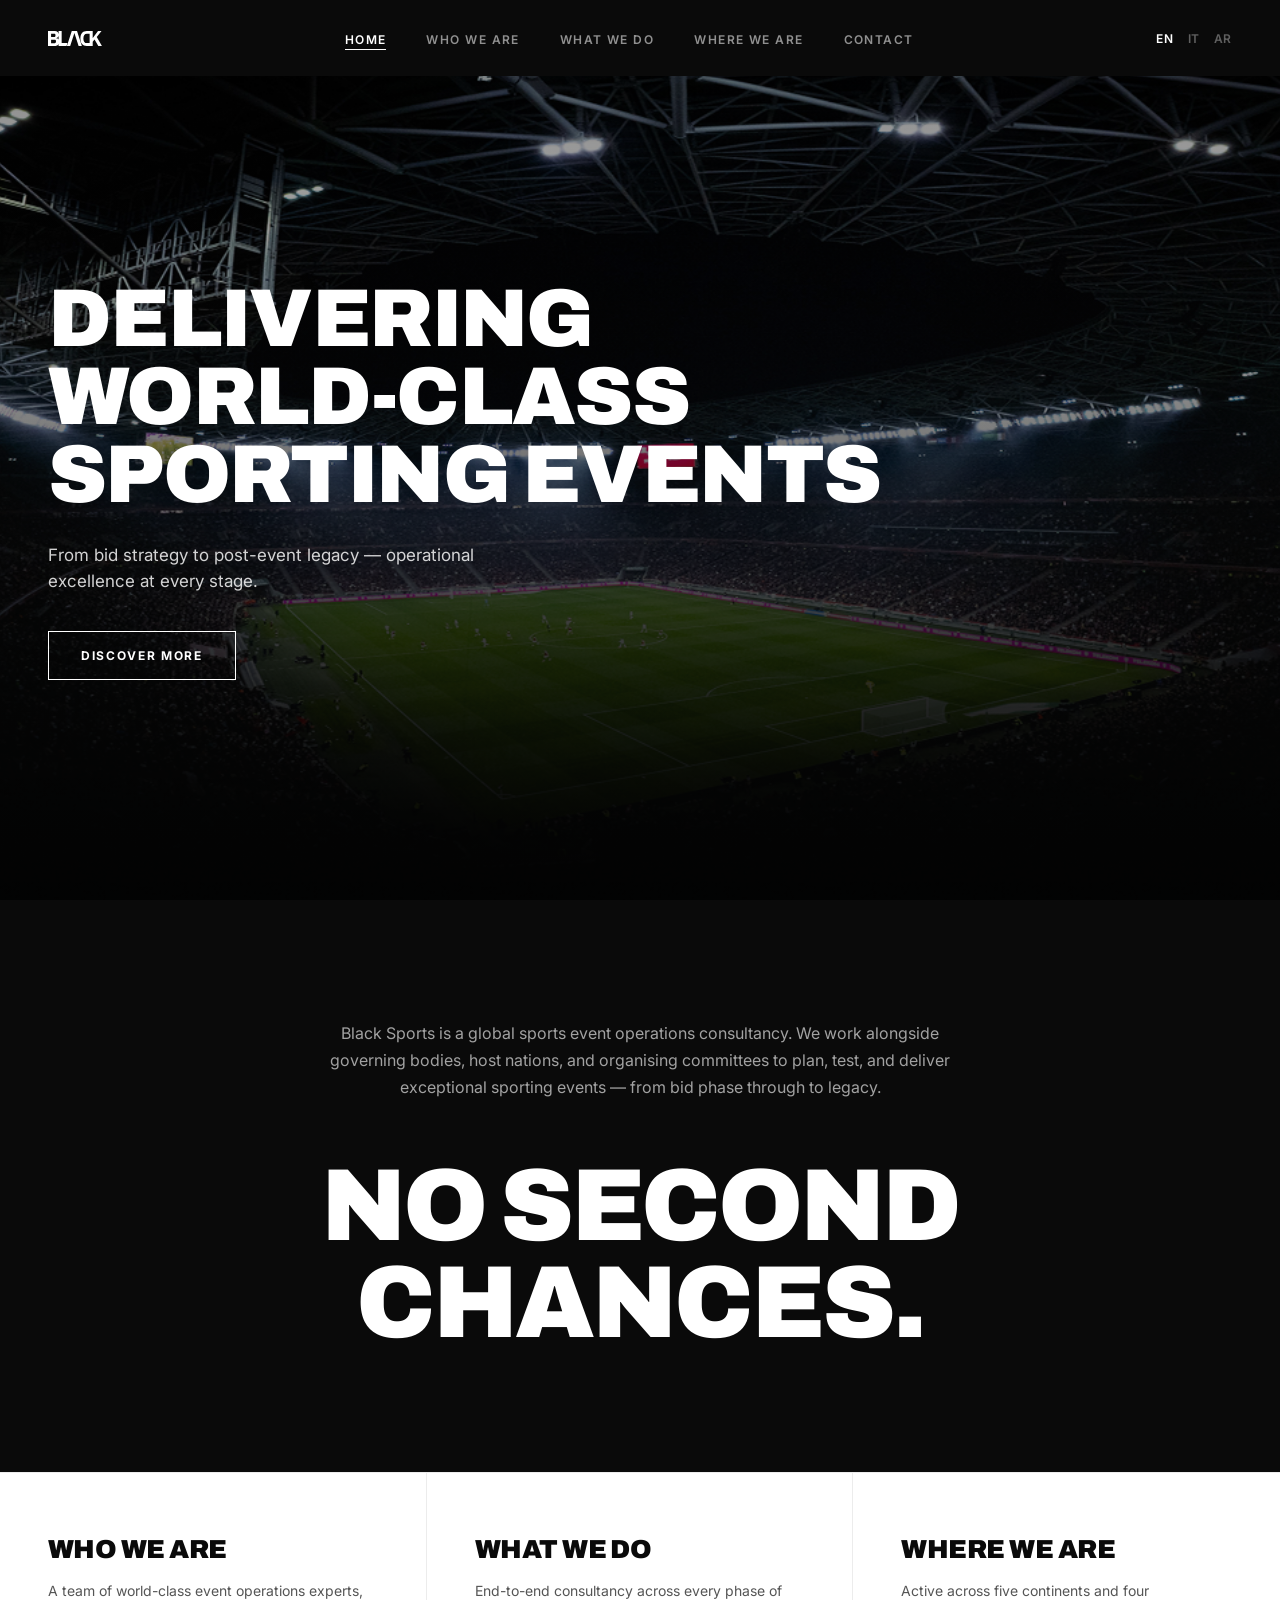
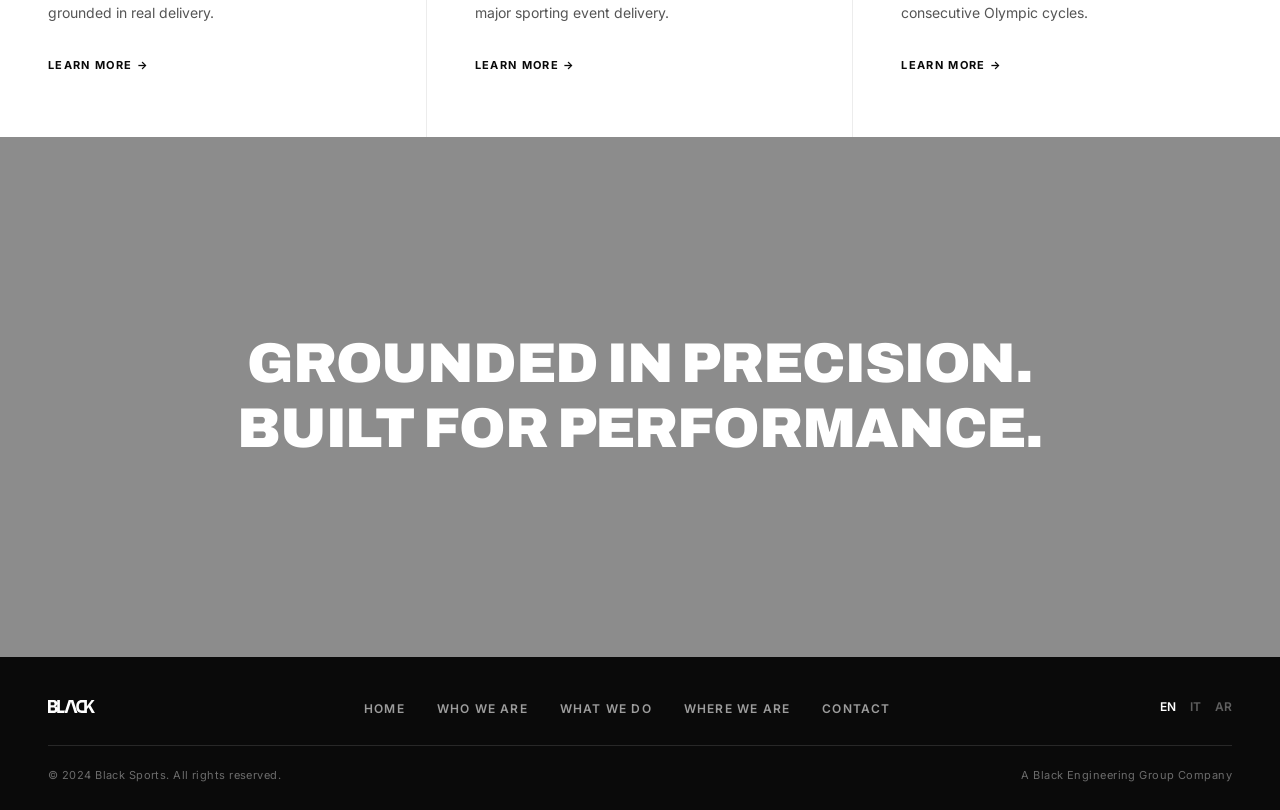
<file: index.html>
<!DOCTYPE html>
<html lang="en">
<head>
<meta charset="UTF-8">
<meta name="viewport" content="width=device-width, initial-scale=1">
<title>BLACK Sports — Delivering World-Class Sporting Events</title>
<meta name="description" content="Black Sports is a global sports event operations consultancy. We work alongside governing bodies, host nations, and organising committees to plan, test, and deliver exceptional sporting events.">
<link rel="preconnect" href="https://fonts.googleapis.com">
<link href="https://fonts.googleapis.com/css2?family=Archivo:wght@800;900&family=Inter:wght@400;500;600;700&display=swap" rel="stylesheet">
<link rel="stylesheet" href="css/style.css">
</head>
<body>

<nav class="nav">
  <a href="index.html" class="nav-logo"><img src="images/logo.svg" alt="BLACK"></a>
  <ul class="nav-links">
    <li><a href="index.html" class="active">Home</a></li>
    <li><a href="who-we-are.html">Who We Are</a></li>
    <li><a href="what-we-do.html">What We Do</a></li>
    <li><a href="where-we-are.html">Where We Are</a></li>
    <li><a href="contact.html">Contact</a></li>
  </ul>
  <div class="nav-lang">
    <span class="active">EN</span><span>IT</span><span>AR</span>
  </div>
  <button class="nav-burger" aria-label="Menu"><span></span><span></span><span></span></button>
</nav>

<header class="home-hero">
  <div class="home-hero-content">
    <h1 class="display">Delivering<br>World-Class<br>Sporting Events</h1>
    <p>From bid strategy to post-event legacy — operational excellence at every stage.</p>
    <a href="what-we-do.html" class="btn-outline">Discover More</a>
  </div>
</header>

<section class="statement">
  <p class="statement-lead">Black Sports is a global sports event operations consultancy. We work alongside governing bodies, host nations, and organising committees to plan, test, and deliver exceptional sporting events — from bid phase through to legacy.</p>
  <h2 class="display">No Second<br>Chances.</h2>
</section>

<section class="pillars">
  <div class="pillar">
    <h3 class="display" style="font-size:26px;">Who We Are</h3>
    <p>A team of world-class event operations experts, grounded in real delivery.</p>
    <a href="who-we-are.html" class="learn-more">Learn More →</a>
  </div>
  <div class="pillar">
    <h3 class="display" style="font-size:26px;">What We Do</h3>
    <p>End-to-end consultancy across every phase of major sporting event delivery.</p>
    <a href="what-we-do.html" class="learn-more">Learn More →</a>
  </div>
  <div class="pillar">
    <h3 class="display" style="font-size:26px;">Where We Are</h3>
    <p>Active across five continents and four consecutive Olympic cycles.</p>
    <a href="where-we-are.html" class="learn-more">Learn More →</a>
  </div>
</section>

<section class="banner">
  <div class="banner-img" style="background-image:url('https://images.unsplash.com/photo-1577223625816-7546f13df25d?q=80&w=2000');"></div>
  <h2 class="display">Grounded in Precision.<br>Built for Performance.</h2>
</section>

<footer class="footer">
  <div class="footer-top">
    <a href="index.html" class="footer-logo"><img src="images/logo.svg" alt="BLACK"></a>
    <ul class="footer-links">
      <li><a href="index.html">Home</a></li>
      <li><a href="who-we-are.html">Who We Are</a></li>
      <li><a href="what-we-do.html">What We Do</a></li>
      <li><a href="where-we-are.html">Where We Are</a></li>
      <li><a href="contact.html">Contact</a></li>
    </ul>
    <div class="footer-lang">
      <span class="active">EN</span><span>IT</span><span>AR</span>
    </div>
  </div>
  <div class="footer-bottom">
    <span>© 2024 Black Sports. All rights reserved.</span>
    <span>A Black Engineering Group Company</span>
  </div>
</footer>

</body>
</html>
</file>
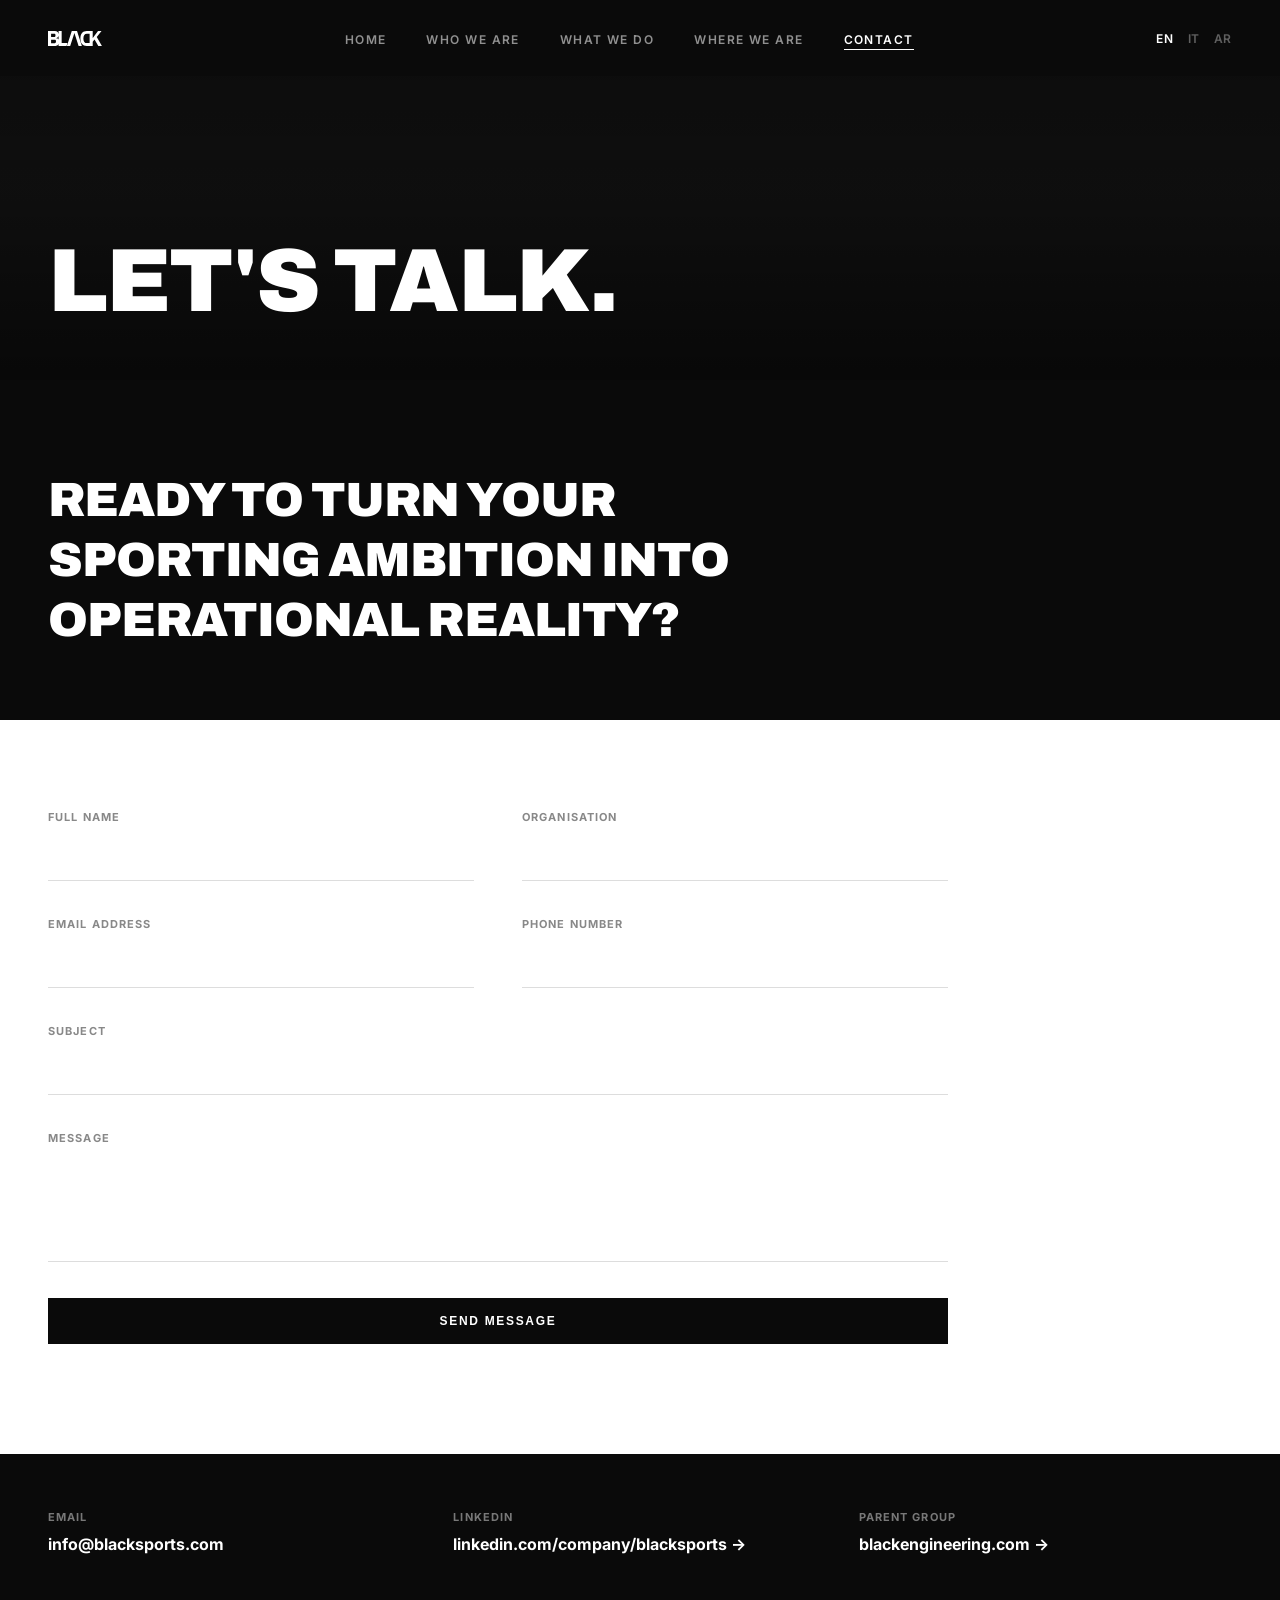
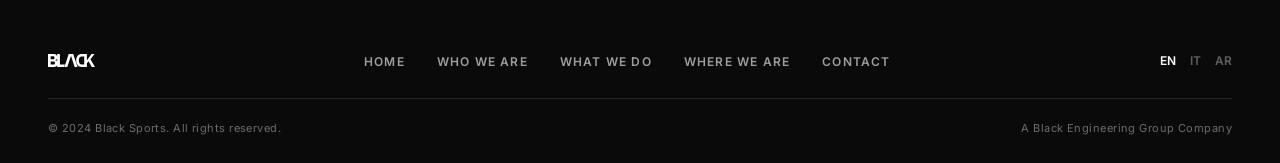
<file: contact.html>
<!DOCTYPE html>
<html lang="en">
<head>
<meta charset="UTF-8">
<meta name="viewport" content="width=device-width, initial-scale=1">
<title>Contact — BLACK Sports</title>
<meta name="description" content="Ready to turn your sporting ambition into operational reality? Get in touch with Black Sports.">
<link rel="preconnect" href="https://fonts.googleapis.com">
<link href="https://fonts.googleapis.com/css2?family=Archivo:wght@800;900&family=Inter:wght@400;500;600;700&display=swap" rel="stylesheet">
<link rel="stylesheet" href="css/style.css">
</head>
<body>

<nav class="nav">
  <a href="index.html" class="nav-logo"><img src="images/logo.svg" alt="BLACK"></a>
  <ul class="nav-links">
    <li><a href="index.html">Home</a></li>
    <li><a href="who-we-are.html">Who We Are</a></li>
    <li><a href="what-we-do.html">What We Do</a></li>
    <li><a href="where-we-are.html">Where We Are</a></li>
    <li><a href="contact.html" class="active">Contact</a></li>
  </ul>
  <div class="nav-lang">
    <span class="active">EN</span><span>IT</span><span>AR</span>
  </div>
  <button class="nav-burger" aria-label="Menu"><span></span><span></span><span></span></button>
</nav>

<header class="page-hero" style="background-image:url('https://images.unsplash.com/photo-1495555687398-3f50d6e79e1e?q=80&w=2000'); min-height:380px;">
  <h1 class="display">Let's Talk.</h1>
</header>

<section class="contact-hero-text">
  <h2 class="display">Ready to turn your sporting ambition into operational reality?</h2>
</section>

<section class="contact-form-section">
  <form class="form-grid" onsubmit="event.preventDefault(); alert('Message sent. We will be in touch shortly.');">
    <div class="form-field">
      <label for="fullname">Full Name</label>
      <input type="text" id="fullname" name="fullname" required>
    </div>
    <div class="form-field">
      <label for="org">Organisation</label>
      <input type="text" id="org" name="org">
    </div>
    <div class="form-field">
      <label for="email">Email Address</label>
      <input type="email" id="email" name="email" required>
    </div>
    <div class="form-field">
      <label for="phone">Phone Number</label>
      <input type="tel" id="phone" name="phone">
    </div>
    <div class="form-field full">
      <label for="subject">Subject</label>
      <input type="text" id="subject" name="subject">
    </div>
    <div class="form-field full">
      <label for="message">Message</label>
      <textarea id="message" name="message" rows="4" required></textarea>
    </div>
    <div class="form-field full">
      <button type="submit" class="btn-solid">Send Message</button>
    </div>
  </form>
</section>

<section class="contact-info-strip">
  <div>
    <div class="label">Email</div>
    <div class="value">info@blacksports.com</div>
  </div>
  <div>
    <div class="label">LinkedIn</div>
    <div class="value">linkedin.com/company/blacksports →</div>
  </div>
  <div>
    <div class="label">Parent Group</div>
    <div class="value">blackengineering.com →</div>
  </div>
</section>

<footer class="footer">
  <div class="footer-top">
    <a href="index.html" class="footer-logo"><img src="images/logo.svg" alt="BLACK"></a>
    <ul class="footer-links">
      <li><a href="index.html">Home</a></li>
      <li><a href="who-we-are.html">Who We Are</a></li>
      <li><a href="what-we-do.html">What We Do</a></li>
      <li><a href="where-we-are.html">Where We Are</a></li>
      <li><a href="contact.html">Contact</a></li>
    </ul>
    <div class="footer-lang">
      <span class="active">EN</span><span>IT</span><span>AR</span>
    </div>
  </div>
  <div class="footer-bottom">
    <span>© 2024 Black Sports. All rights reserved.</span>
    <span>A Black Engineering Group Company</span>
  </div>
</footer>

</body>
</html>
</file>
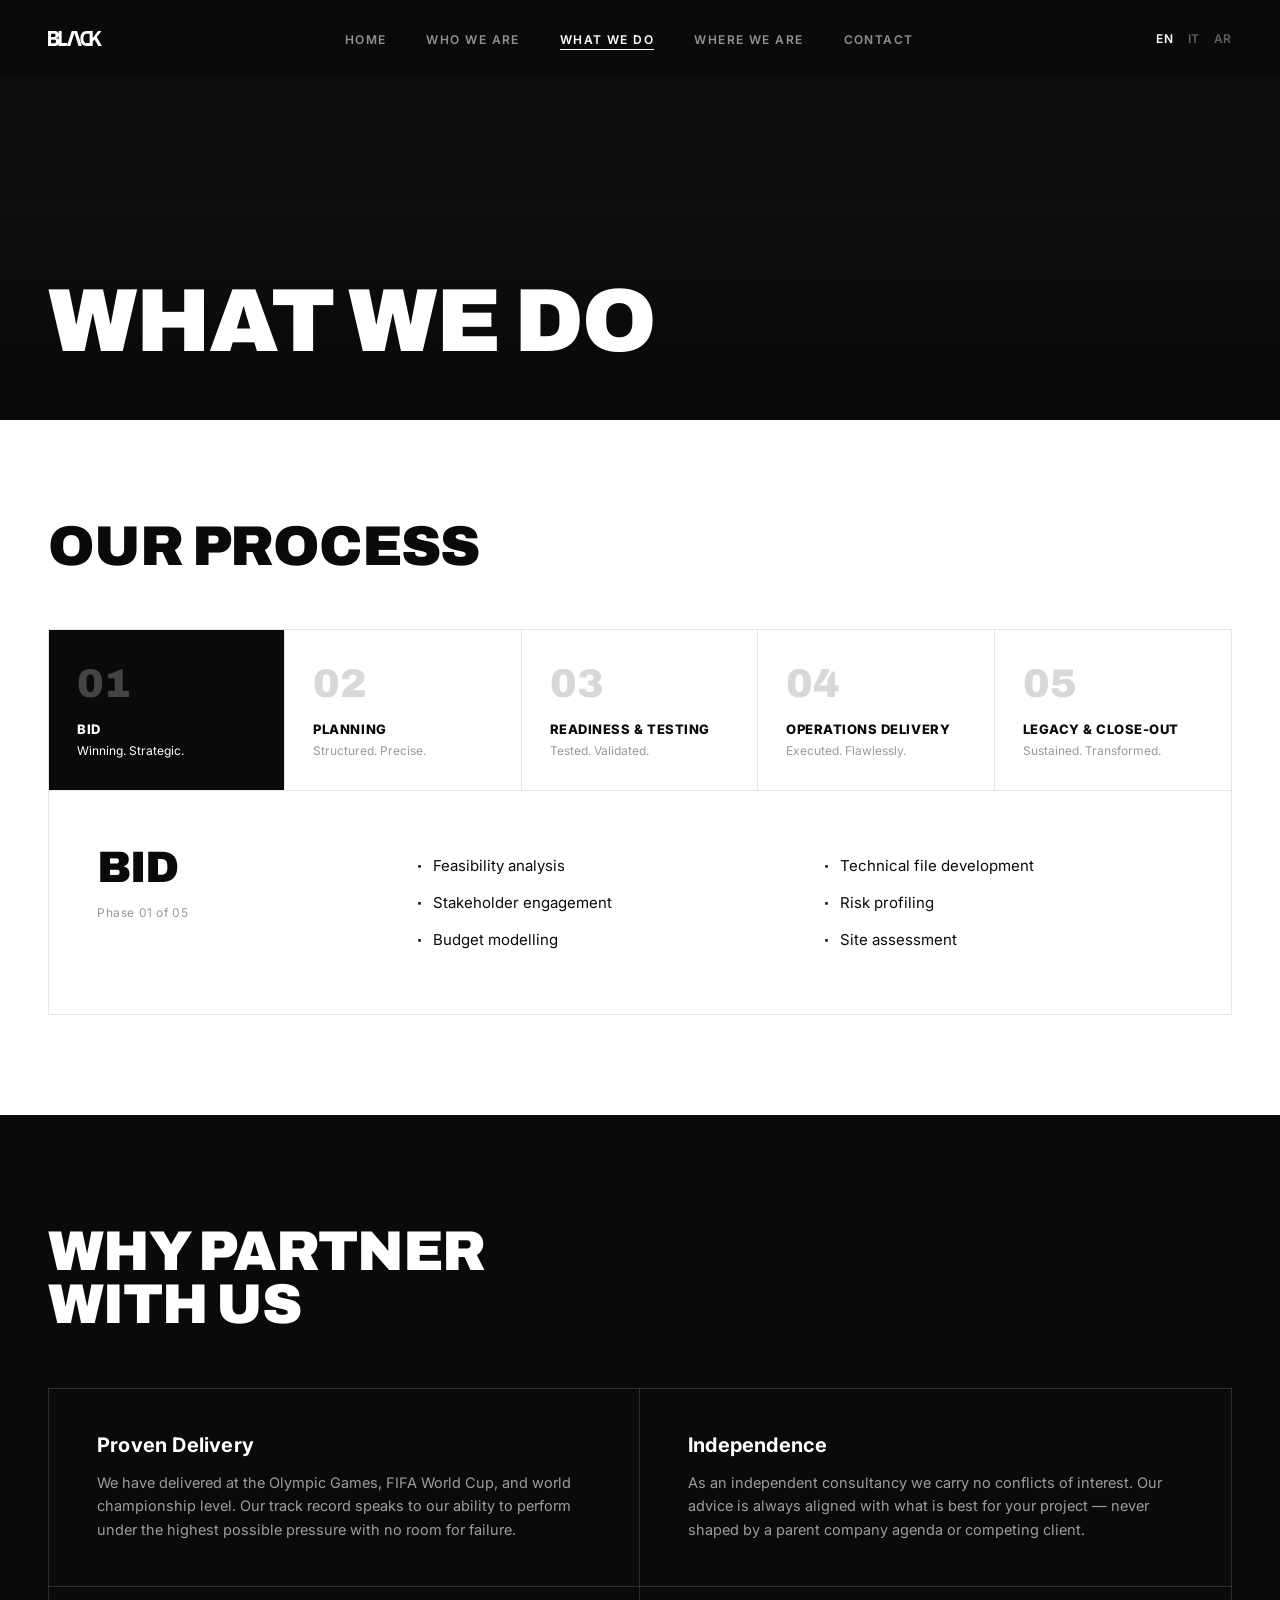
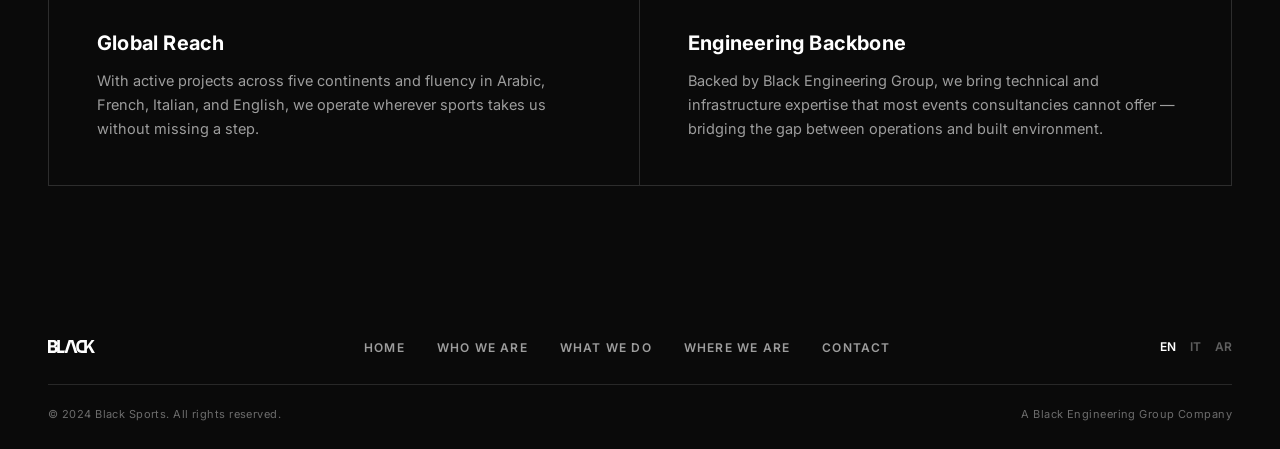
<file: what-we-do.html>
<!DOCTYPE html>
<html lang="en">
<head>
<meta charset="UTF-8">
<meta name="viewport" content="width=device-width, initial-scale=1">
<title>What We Do — BLACK Sports</title>
<meta name="description" content="End-to-end consultancy across every phase of major sporting event delivery: bid, planning, readiness & testing, operations delivery, legacy & close-out.">
<link rel="preconnect" href="https://fonts.googleapis.com">
<link href="https://fonts.googleapis.com/css2?family=Archivo:wght@800;900&family=Inter:wght@400;500;600;700&display=swap" rel="stylesheet">
<link rel="stylesheet" href="css/style.css">
</head>
<body>

<nav class="nav">
  <a href="index.html" class="nav-logo"><img src="images/logo.svg" alt="BLACK"></a>
  <ul class="nav-links">
    <li><a href="index.html">Home</a></li>
    <li><a href="who-we-are.html">Who We Are</a></li>
    <li><a href="what-we-do.html" class="active">What We Do</a></li>
    <li><a href="where-we-are.html">Where We Are</a></li>
    <li><a href="contact.html">Contact</a></li>
  </ul>
  <div class="nav-lang">
    <span class="active">EN</span><span>IT</span><span>AR</span>
  </div>
  <button class="nav-burger" aria-label="Menu"><span></span><span></span><span></span></button>
</nav>

<header class="page-hero" style="background-image:url('https://images.unsplash.com/photo-1461896836934-ffe607ba8211?q=80&w=2000');">
  <h1 class="display">What We Do</h1>
</header>

<section class="section">
  <h2 class="display section-title">Our Process</h2>

  <div class="process-tabs" id="process-tabs">
    <div class="process-tab active" data-phase="1">
      <span class="process-num">01</span>
      <div class="process-tab-title">Bid</div>
      <div class="process-tab-sub">Winning. Strategic.</div>
    </div>
    <div class="process-tab" data-phase="2">
      <span class="process-num">02</span>
      <div class="process-tab-title">Planning</div>
      <div class="process-tab-sub">Structured. Precise.</div>
    </div>
    <div class="process-tab" data-phase="3">
      <span class="process-num">03</span>
      <div class="process-tab-title">Readiness &amp; Testing</div>
      <div class="process-tab-sub">Tested. Validated.</div>
    </div>
    <div class="process-tab" data-phase="4">
      <span class="process-num">04</span>
      <div class="process-tab-title">Operations Delivery</div>
      <div class="process-tab-sub">Executed. Flawlessly.</div>
    </div>
    <div class="process-tab" data-phase="5">
      <span class="process-num">05</span>
      <div class="process-tab-title">Legacy &amp; Close-out</div>
      <div class="process-tab-sub">Sustained. Transformed.</div>
    </div>
  </div>

  <div class="process-detail active" data-phase="1">
    <div class="process-detail-grid">
      <div>
        <h3 class="display">Bid</h3>
        <span class="process-detail-label">Phase 01 of 05</span>
      </div>
      <div class="process-detail-cols">
        <ul>
          <li>Feasibility analysis</li>
          <li>Stakeholder engagement</li>
          <li>Budget modelling</li>
        </ul>
        <ul>
          <li>Technical file development</li>
          <li>Risk profiling</li>
          <li>Site assessment</li>
        </ul>
      </div>
    </div>
  </div>

  <div class="process-detail" data-phase="2">
    <div class="process-detail-grid">
      <div>
        <h3 class="display">Planning</h3>
        <span class="process-detail-label">Phase 02 of 05</span>
      </div>
      <div class="process-detail-cols">
        <ul>
          <li>Master scheduling</li>
          <li>Venue & workforce planning</li>
          <li>Stakeholder governance</li>
        </ul>
        <ul>
          <li>Logistics & transport design</li>
          <li>Contingency frameworks</li>
          <li>Procurement strategy</li>
        </ul>
      </div>
    </div>
  </div>

  <div class="process-detail" data-phase="3">
    <div class="process-detail-grid">
      <div>
        <h3 class="display">Readiness &amp; Testing</h3>
        <span class="process-detail-label">Phase 03 of 05</span>
      </div>
      <div class="process-detail-cols">
        <ul>
          <li>Venue test events</li>
          <li>Systems integration testing</li>
          <li>Command centre simulations</li>
        </ul>
        <ul>
          <li>Workforce training</li>
          <li>Accreditation trials</li>
          <li>Readiness reviews</li>
        </ul>
      </div>
    </div>
  </div>

  <div class="process-detail" data-phase="4">
    <div class="process-detail-grid">
      <div>
        <h3 class="display">Operations Delivery</h3>
        <span class="process-detail-label">Phase 04 of 05</span>
      </div>
      <div class="process-detail-cols">
        <ul>
          <li>Live venue operations</li>
          <li>Real-time incident management</li>
          <li>Workforce deployment</li>
        </ul>
        <ul>
          <li>Spectator & fan services</li>
          <li>Accreditation control</li>
          <li>Daily operational debriefs</li>
        </ul>
      </div>
    </div>
  </div>

  <div class="process-detail" data-phase="5">
    <div class="process-detail-grid">
      <div>
        <h3 class="display">Legacy &amp; Close-out</h3>
        <span class="process-detail-label">Phase 05 of 05</span>
      </div>
      <div class="process-detail-cols">
        <ul>
          <li>Venue decommissioning</li>
          <li>Post-event reporting</li>
          <li>Knowledge transfer</li>
        </ul>
        <ul>
          <li>Legacy programme design</li>
          <li>Asset repurposing</li>
          <li>Stakeholder debrief</li>
        </ul>
      </div>
    </div>
  </div>
</section>

<section class="why-block">
  <h2 class="display">Why Partner<br>With Us</h2>
  <div class="why-grid">
    <div class="why-item">
      <h3>Proven Delivery</h3>
      <p>We have delivered at the Olympic Games, FIFA World Cup, and world championship level. Our track record speaks to our ability to perform under the highest possible pressure with no room for failure.</p>
    </div>
    <div class="why-item">
      <h3>Independence</h3>
      <p>As an independent consultancy we carry no conflicts of interest. Our advice is always aligned with what is best for your project — never shaped by a parent company agenda or competing client.</p>
    </div>
    <div class="why-item">
      <h3>Global Reach</h3>
      <p>With active projects across five continents and fluency in Arabic, French, Italian, and English, we operate wherever sports takes us without missing a step.</p>
    </div>
    <div class="why-item">
      <h3>Engineering Backbone</h3>
      <p>Backed by Black Engineering Group, we bring technical and infrastructure expertise that most events consultancies cannot offer — bridging the gap between operations and built environment.</p>
    </div>
  </div>
</section>

<footer class="footer">
  <div class="footer-top">
    <a href="index.html" class="footer-logo"><img src="images/logo.svg" alt="BLACK"></a>
    <ul class="footer-links">
      <li><a href="index.html">Home</a></li>
      <li><a href="who-we-are.html">Who We Are</a></li>
      <li><a href="what-we-do.html">What We Do</a></li>
      <li><a href="where-we-are.html">Where We Are</a></li>
      <li><a href="contact.html">Contact</a></li>
    </ul>
    <div class="footer-lang">
      <span class="active">EN</span><span>IT</span><span>AR</span>
    </div>
  </div>
  <div class="footer-bottom">
    <span>© 2024 Black Sports. All rights reserved.</span>
    <span>A Black Engineering Group Company</span>
  </div>
</footer>

<script>
document.querySelectorAll('.process-tab').forEach(tab => {
  tab.addEventListener('click', () => {
    const phase = tab.getAttribute('data-phase');
    document.querySelectorAll('.process-tab').forEach(t => t.classList.remove('active'));
    document.querySelectorAll('.process-detail').forEach(d => d.classList.remove('active'));
    tab.classList.add('active');
    document.querySelector('.process-detail[data-phase="' + phase + '"]').classList.add('active');
  });
});
</script>

</body>
</html>
</file>
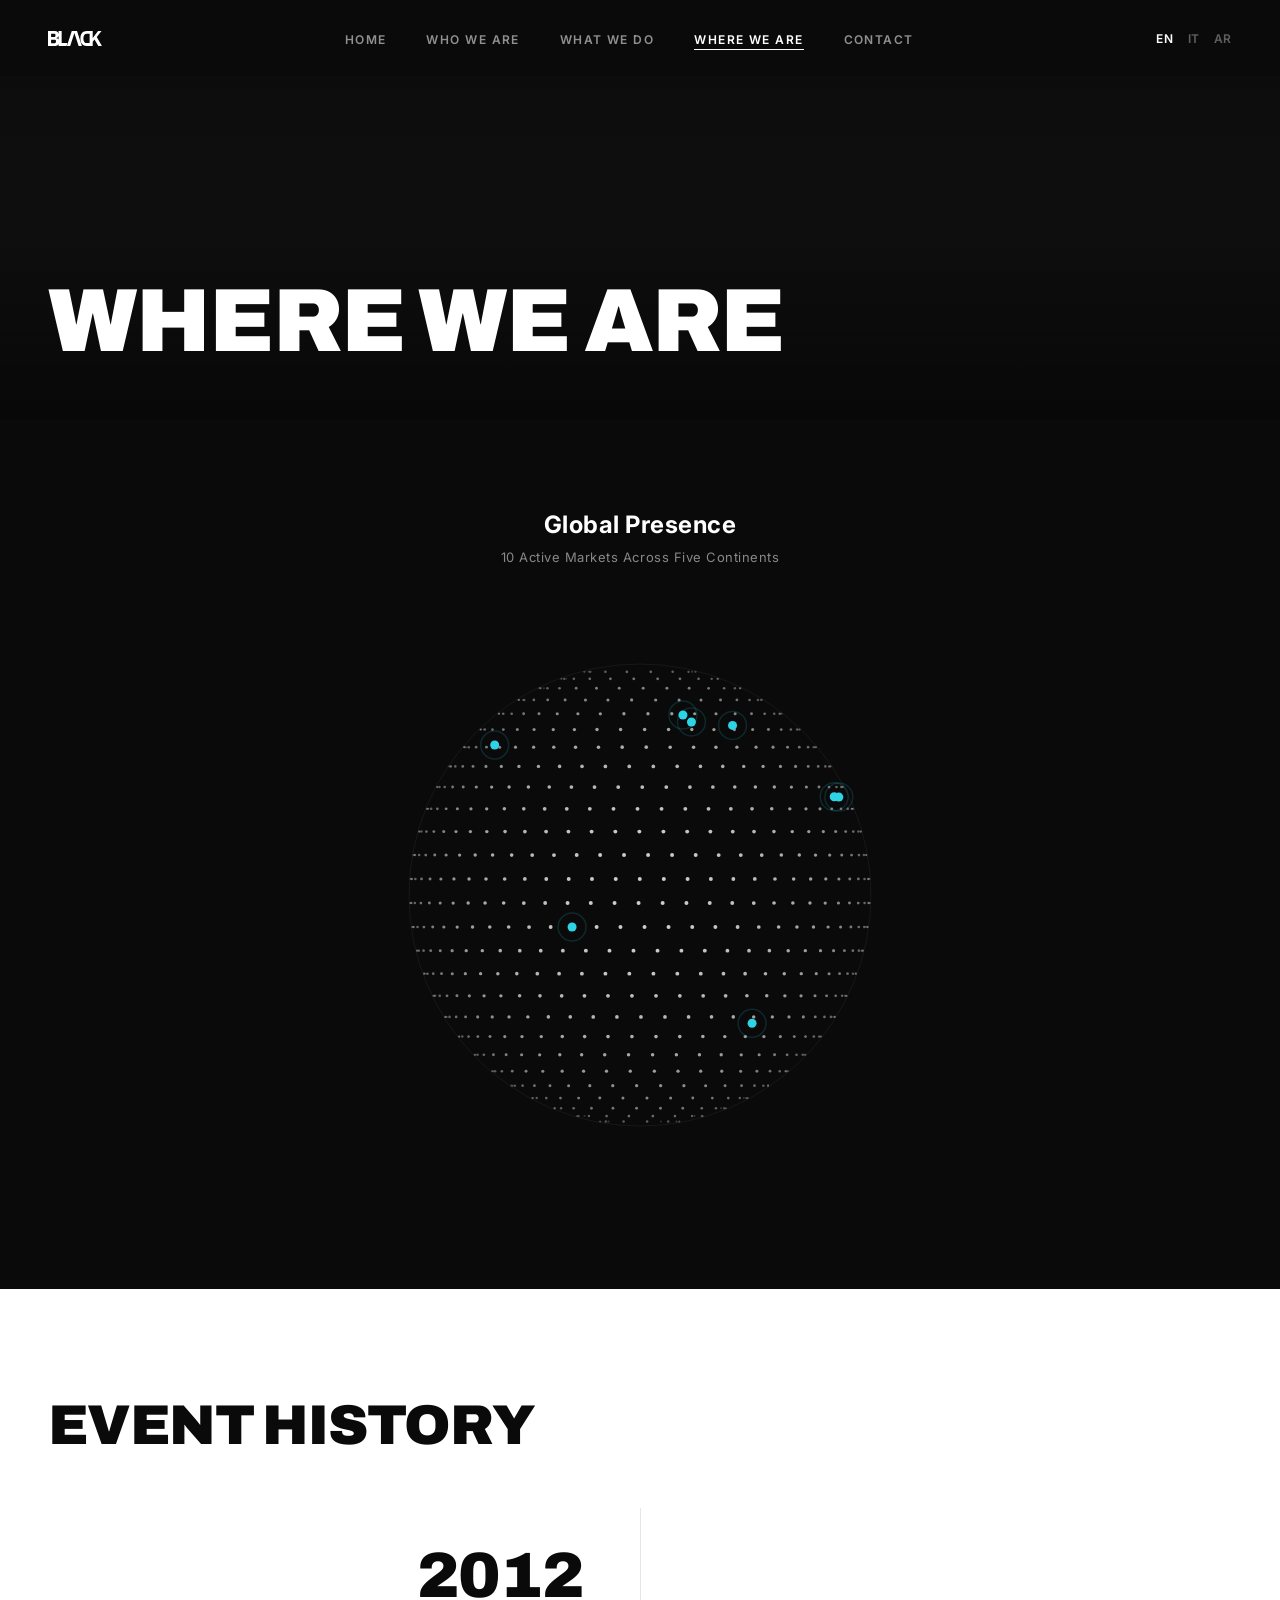
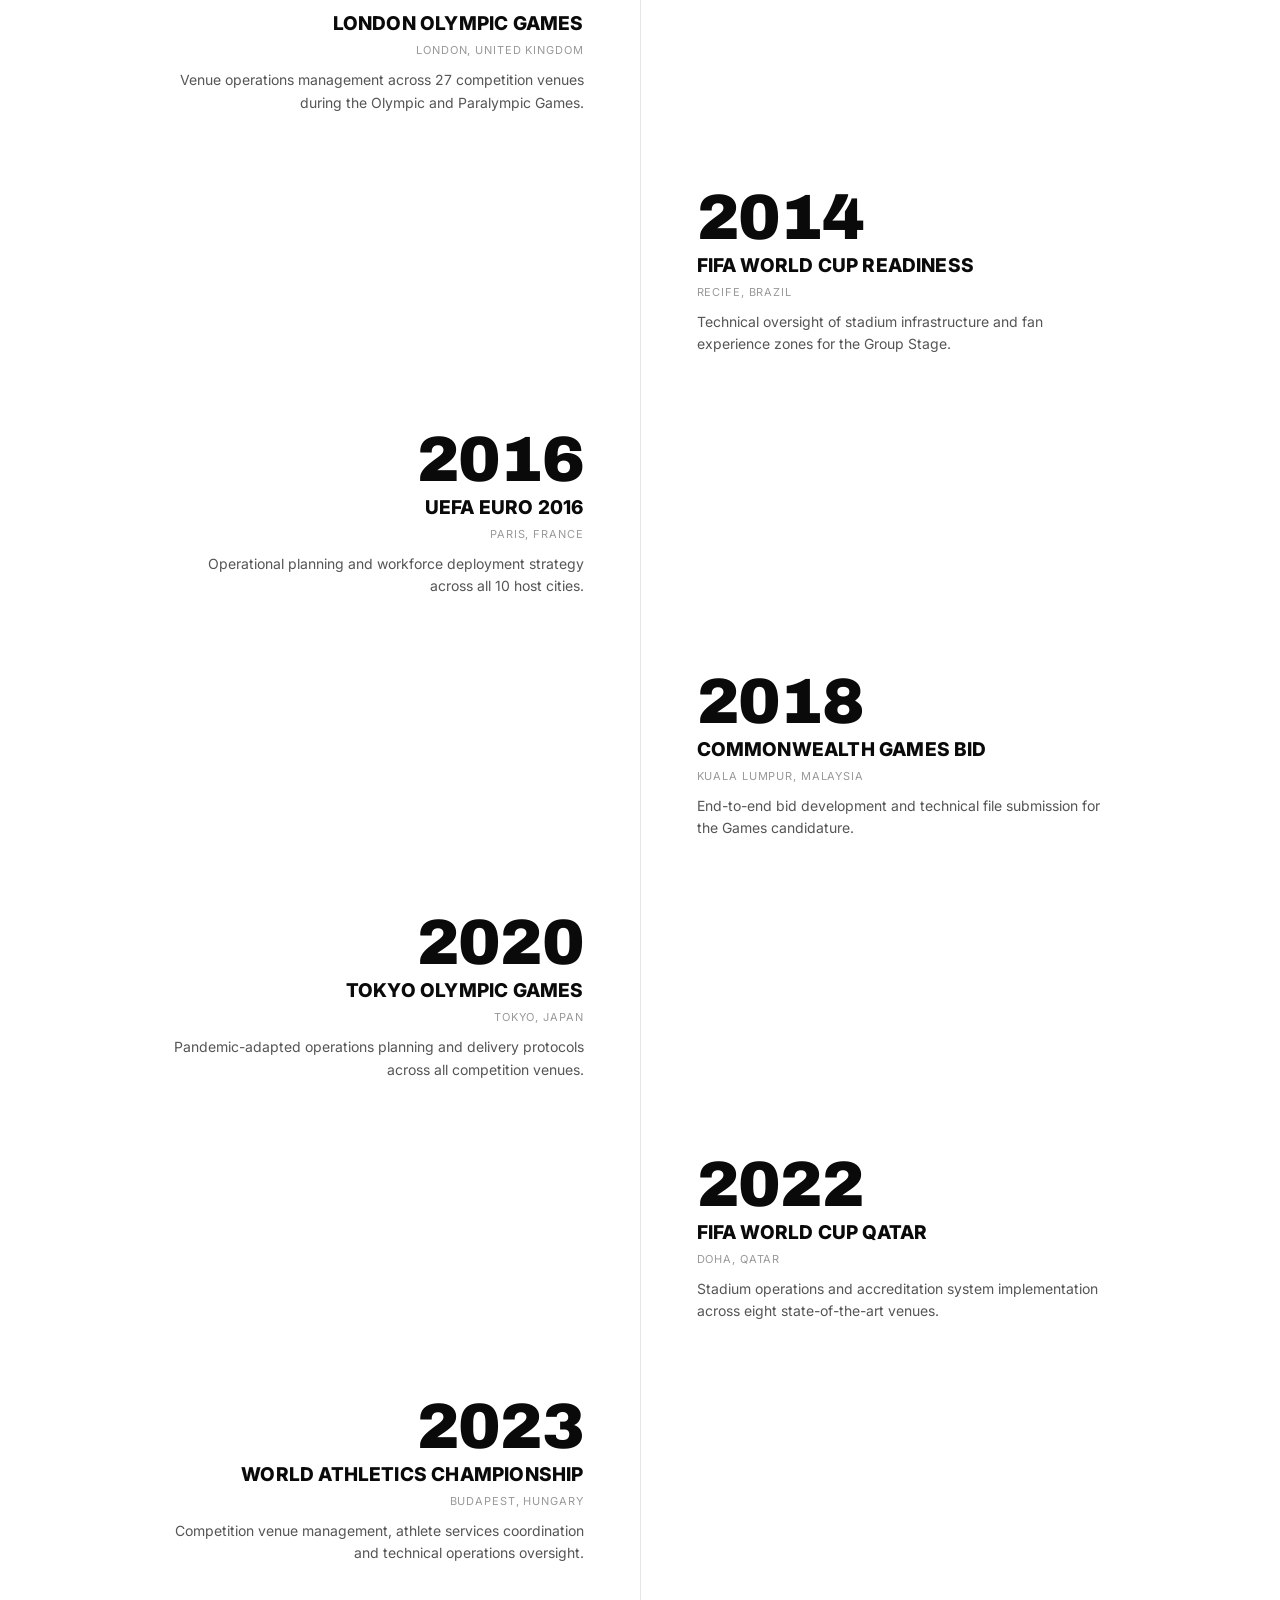
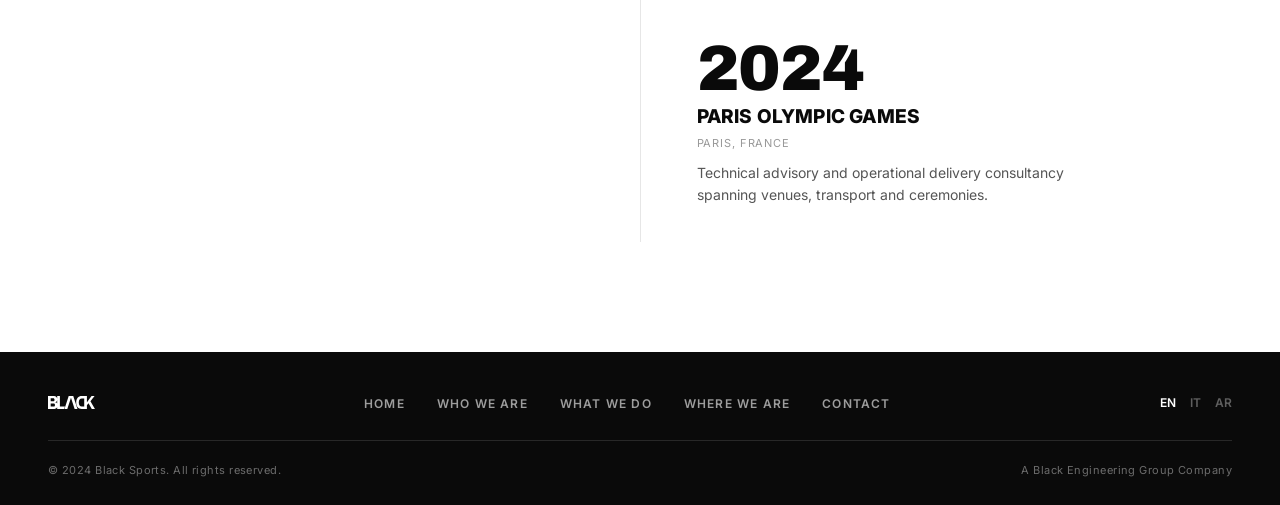
<file: where-we-are.html>
<!DOCTYPE html>
<html lang="en">
<head>
<meta charset="UTF-8">
<meta name="viewport" content="width=device-width, initial-scale=1">
<title>Where We Are — BLACK Sports</title>
<meta name="description" content="Active across five continents and four consecutive Olympic cycles. Ten active markets, global presence, proven event history.">
<link rel="preconnect" href="https://fonts.googleapis.com">
<link href="https://fonts.googleapis.com/css2?family=Archivo:wght@800;900&family=Inter:wght@400;500;600;700&display=swap" rel="stylesheet">
<link rel="stylesheet" href="css/style.css">
</head>
<body>

<nav class="nav">
  <a href="index.html" class="nav-logo"><img src="images/logo.svg" alt="BLACK"></a>
  <ul class="nav-links">
    <li><a href="index.html">Home</a></li>
    <li><a href="who-we-are.html">Who We Are</a></li>
    <li><a href="what-we-do.html">What We Do</a></li>
    <li><a href="where-we-are.html" class="active">Where We Are</a></li>
    <li><a href="contact.html">Contact</a></li>
  </ul>
  <div class="nav-lang">
    <span class="active">EN</span><span>IT</span><span>AR</span>
  </div>
  <button class="nav-burger" aria-label="Menu"><span></span><span></span><span></span></button>
</nav>

<header class="page-hero" style="background-image:url('https://images.unsplash.com/photo-1571056150812-5d0e2b53c0ab?q=80&w=2000');">
  <h1 class="display">Where We Are</h1>
</header>

<section class="globe-section">
  <h2>Global Presence</h2>
  <p class="sub">10 Active Markets Across Five Continents</p>
  <canvas id="globe-canvas" width="760" height="560"></canvas>
</section>

<section class="timeline">
  <h2 class="display section-title">Event History</h2>

  <div class="timeline-row">
    <div class="timeline-entry left">
      <div class="timeline-year display">2012</div>
      <div class="timeline-event">London Olympic Games</div>
      <div class="timeline-loc">London, United Kingdom</div>
      <div class="timeline-desc">Venue operations management across 27 competition venues during the Olympic and Paralympic Games.</div>
    </div>
    <div class="timeline-spine"></div>
    <div class="timeline-entry right empty"></div>
  </div>

  <div class="timeline-row">
    <div class="timeline-entry left empty"></div>
    <div class="timeline-spine"></div>
    <div class="timeline-entry right">
      <div class="timeline-year display">2014</div>
      <div class="timeline-event">FIFA World Cup Readiness</div>
      <div class="timeline-loc">Recife, Brazil</div>
      <div class="timeline-desc">Technical oversight of stadium infrastructure and fan experience zones for the Group Stage.</div>
    </div>
  </div>

  <div class="timeline-row">
    <div class="timeline-entry left">
      <div class="timeline-year display">2016</div>
      <div class="timeline-event">UEFA Euro 2016</div>
      <div class="timeline-loc">Paris, France</div>
      <div class="timeline-desc">Operational planning and workforce deployment strategy across all 10 host cities.</div>
    </div>
    <div class="timeline-spine"></div>
    <div class="timeline-entry right empty"></div>
  </div>

  <div class="timeline-row">
    <div class="timeline-entry left empty"></div>
    <div class="timeline-spine"></div>
    <div class="timeline-entry right">
      <div class="timeline-year display">2018</div>
      <div class="timeline-event">Commonwealth Games Bid</div>
      <div class="timeline-loc">Kuala Lumpur, Malaysia</div>
      <div class="timeline-desc">End-to-end bid development and technical file submission for the Games candidature.</div>
    </div>
  </div>

  <div class="timeline-row">
    <div class="timeline-entry left">
      <div class="timeline-year display">2020</div>
      <div class="timeline-event">Tokyo Olympic Games</div>
      <div class="timeline-loc">Tokyo, Japan</div>
      <div class="timeline-desc">Pandemic-adapted operations planning and delivery protocols across all competition venues.</div>
    </div>
    <div class="timeline-spine"></div>
    <div class="timeline-entry right empty"></div>
  </div>

  <div class="timeline-row">
    <div class="timeline-entry left empty"></div>
    <div class="timeline-spine"></div>
    <div class="timeline-entry right">
      <div class="timeline-year display">2022</div>
      <div class="timeline-event">FIFA World Cup Qatar</div>
      <div class="timeline-loc">Doha, Qatar</div>
      <div class="timeline-desc">Stadium operations and accreditation system implementation across eight state-of-the-art venues.</div>
    </div>
  </div>

  <div class="timeline-row">
    <div class="timeline-entry left">
      <div class="timeline-year display">2023</div>
      <div class="timeline-event">World Athletics Championship</div>
      <div class="timeline-loc">Budapest, Hungary</div>
      <div class="timeline-desc">Competition venue management, athlete services coordination and technical operations oversight.</div>
    </div>
    <div class="timeline-spine"></div>
    <div class="timeline-entry right empty"></div>
  </div>

  <div class="timeline-row">
    <div class="timeline-entry left empty"></div>
    <div class="timeline-spine"></div>
    <div class="timeline-entry right">
      <div class="timeline-year display">2024</div>
      <div class="timeline-event">Paris Olympic Games</div>
      <div class="timeline-loc">Paris, France</div>
      <div class="timeline-desc">Technical advisory and operational delivery consultancy spanning venues, transport and ceremonies.</div>
    </div>
  </div>
</section>

<footer class="footer">
  <div class="footer-top">
    <a href="index.html" class="footer-logo"><img src="images/logo.svg" alt="BLACK"></a>
    <ul class="footer-links">
      <li><a href="index.html">Home</a></li>
      <li><a href="who-we-are.html">Who We Are</a></li>
      <li><a href="what-we-do.html">What We Do</a></li>
      <li><a href="where-we-are.html">Where We Are</a></li>
      <li><a href="contact.html">Contact</a></li>
    </ul>
    <div class="footer-lang">
      <span class="active">EN</span><span>IT</span><span>AR</span>
    </div>
  </div>
  <div class="footer-bottom">
    <span>© 2024 Black Sports. All rights reserved.</span>
    <span>A Black Engineering Group Company</span>
  </div>
</footer>

<script>
// Dotted rotating globe with highlighted markets
const canvas = document.getElementById('globe-canvas');
const ctx = canvas.getContext('2d');
const W = canvas.width, H = canvas.height;
const R = 230;
const cx = W / 2, cy = H / 2;

// Generate sphere dot grid (lat/lon)
const dots = [];
for (let lat = -80; lat <= 80; lat += 6) {
  const radius = Math.cos(lat * Math.PI / 180);
  const stepLon = 6 / Math.max(radius, 0.15);
  for (let lon = -180; lon < 180; lon += stepLon) {
    dots.push({ lat, lon });
  }
}

// Highlighted market markers (lat, lon)
const markets = [
  { lat: 51.5, lon: -0.1 },   // London
  { lat: -8.0, lon: -34.9 },  // Recife
  { lat: 48.8, lon: 2.3 },    // Paris
  { lat: 3.1, lon: 101.7 },   // Kuala Lumpur
  { lat: 35.7, lon: 139.7 },  // Tokyo
  { lat: 25.3, lon: 51.5 },   // Doha
  { lat: 47.5, lon: 19.0 },   // Budapest
  { lat: 25.2, lon: 55.3 },   // Dubai
  { lat: 40.7, lon: -74.0 },  // New York
  { lat: -33.9, lon: 18.4 }   // Cape Town
];

let rotation = 0;

function project(lat, lon, rot) {
  const phi = lat * Math.PI / 180;
  const theta = (lon + rot) * Math.PI / 180;
  const x = Math.cos(phi) * Math.sin(theta);
  const y = Math.sin(phi);
  const z = Math.cos(phi) * Math.cos(theta);
  return { x: x * R + cx, y: -y * R + cy, z };
}

function draw() {
  ctx.clearRect(0, 0, W, H);

  // sphere outline glow
  ctx.beginPath();
  ctx.arc(cx, cy, R + 1, 0, Math.PI * 2);
  ctx.strokeStyle = 'rgba(255,255,255,0.06)';
  ctx.lineWidth = 1;
  ctx.stroke();

  dots.forEach(d => {
    const p = project(d.lat, d.lon, rotation);
    if (p.z > -0.15) {
      const size = 1.1 + p.z * 0.9;
      const alpha = 0.25 + p.z * 0.55;
      ctx.beginPath();
      ctx.arc(p.x, p.y, Math.max(size, 0.6), 0, Math.PI * 2);
      ctx.fillStyle = 'rgba(255,255,255,' + Math.max(alpha, 0.08) + ')';
      ctx.fill();
    }
  });

  markets.forEach(m => {
    const p = project(m.lat, m.lon, rotation);
    if (p.z > -0.1) {
      const pulse = (Math.sin(Date.now() / 600) + 1) / 2;
      ctx.beginPath();
      ctx.arc(p.x, p.y, 9 + pulse * 5, 0, Math.PI * 2);
      ctx.strokeStyle = 'rgba(45, 212, 230, ' + (0.4 - pulse * 0.25) + ')';
      ctx.lineWidth = 1.5;
      ctx.stroke();

      ctx.beginPath();
      ctx.arc(p.x, p.y, 4.5, 0, Math.PI * 2);
      ctx.fillStyle = '#2dd4e6';
      ctx.fill();
    }
  });

  rotation += 0.15;
  requestAnimationFrame(draw);
}

draw();
</script>

</body>
</html>
</file>
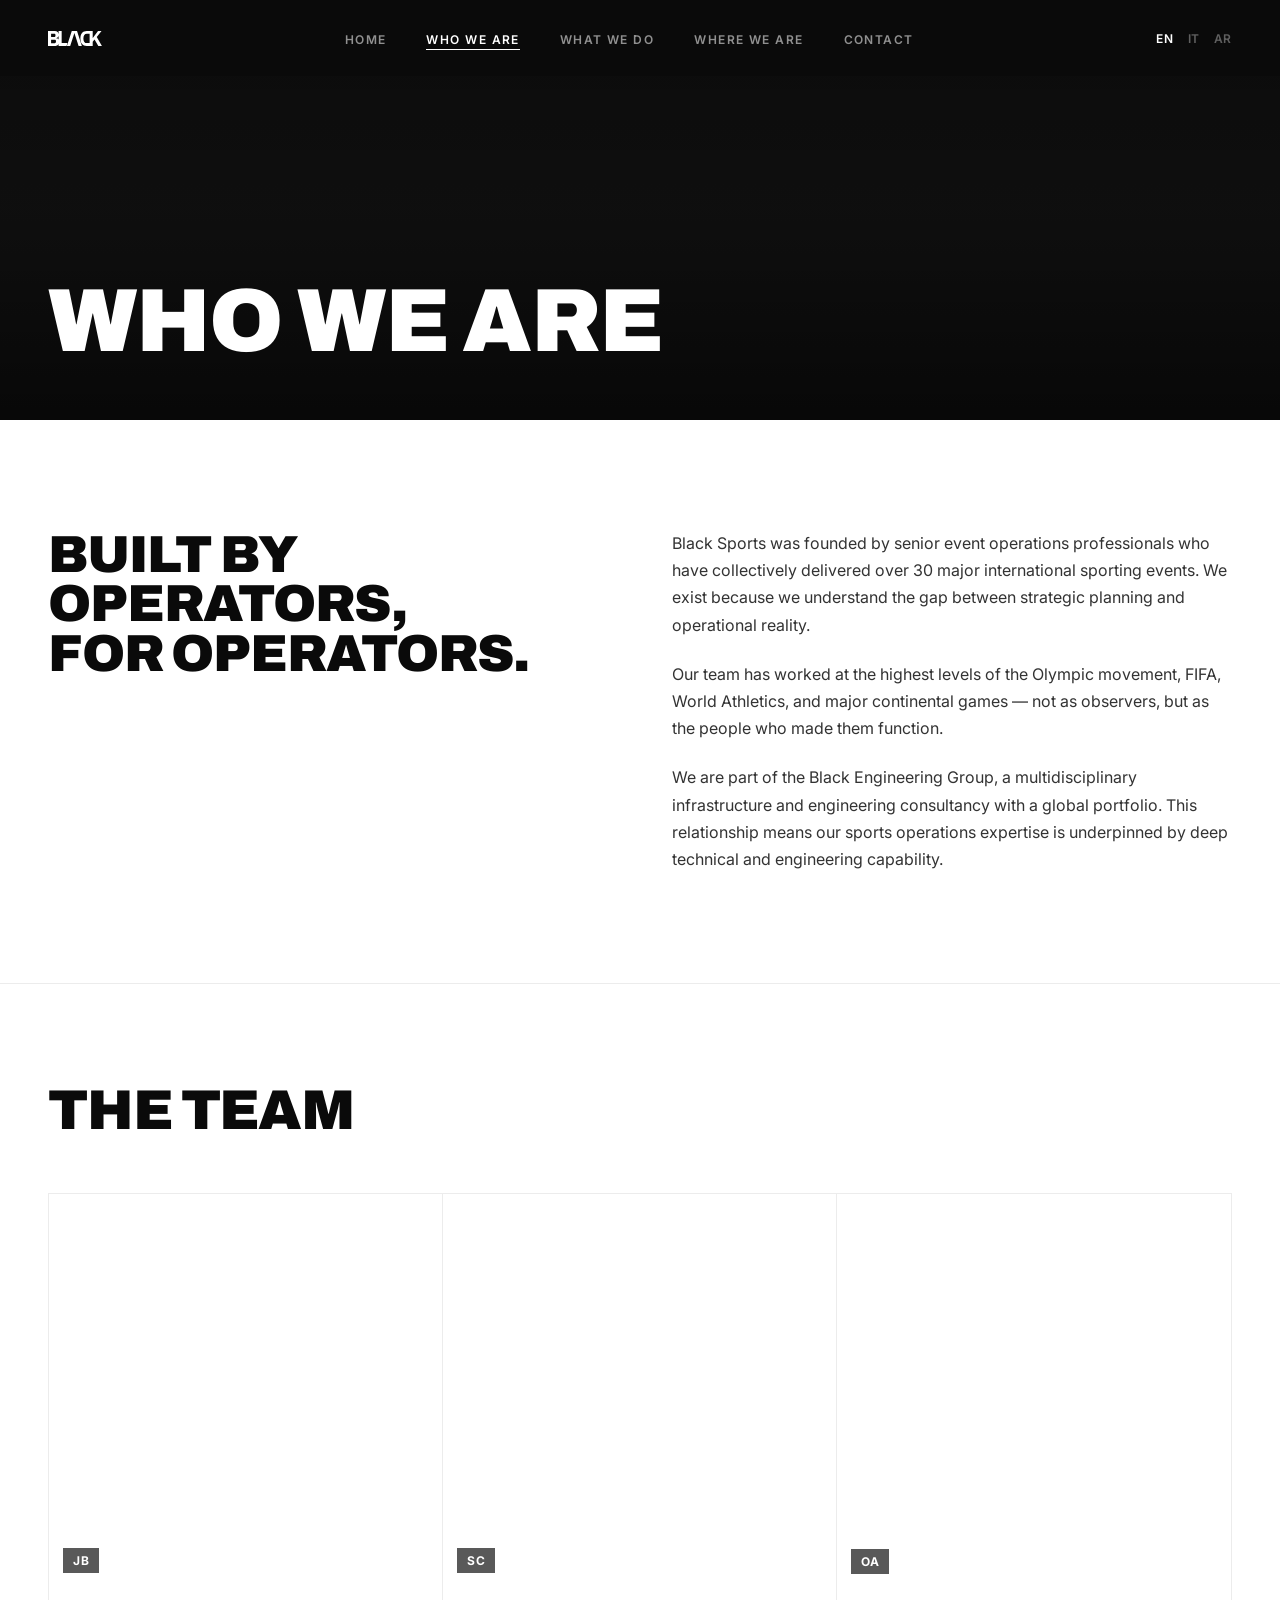
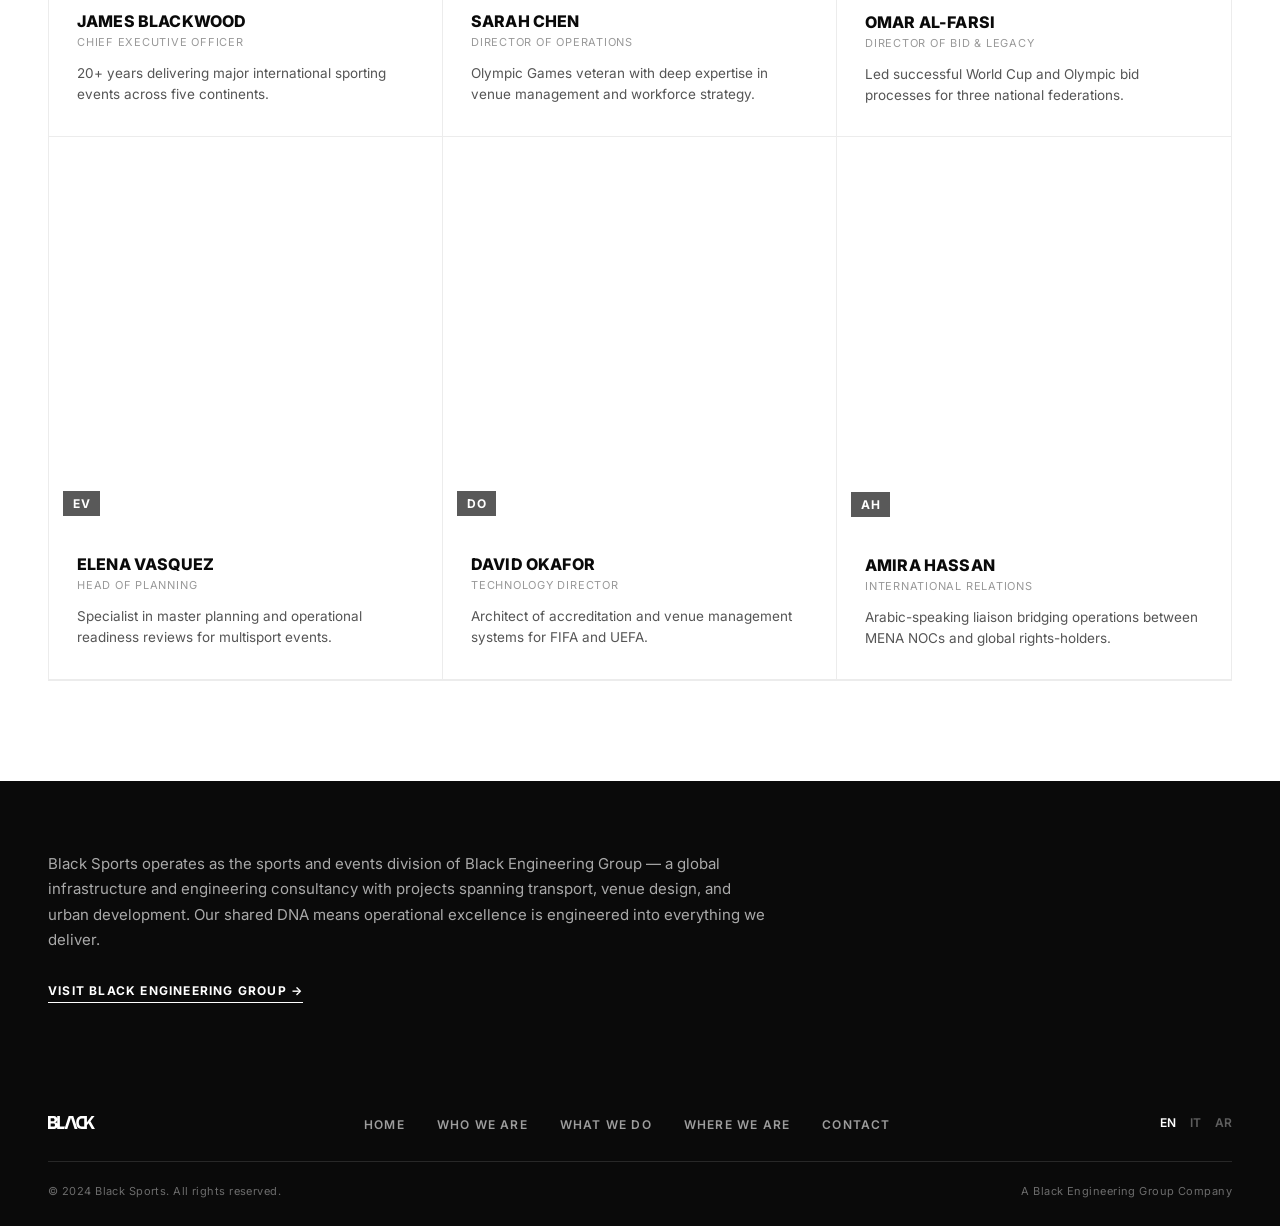
<file: who-we-are.html>
<!DOCTYPE html>
<html lang="en">
<head>
<meta charset="UTF-8">
<meta name="viewport" content="width=device-width, initial-scale=1">
<title>Who We Are — BLACK Sports</title>
<meta name="description" content="A team of world-class event operations experts, grounded in real delivery. Built by operators, for operators.">
<link rel="preconnect" href="https://fonts.googleapis.com">
<link href="https://fonts.googleapis.com/css2?family=Archivo:wght@800;900&family=Inter:wght@400;500;600;700&display=swap" rel="stylesheet">
<link rel="stylesheet" href="css/style.css">
</head>
<body>

<nav class="nav">
  <a href="index.html" class="nav-logo"><img src="images/logo.svg" alt="BLACK"></a>
  <ul class="nav-links">
    <li><a href="index.html">Home</a></li>
    <li><a href="who-we-are.html" class="active">Who We Are</a></li>
    <li><a href="what-we-do.html">What We Do</a></li>
    <li><a href="where-we-are.html">Where We Are</a></li>
    <li><a href="contact.html">Contact</a></li>
  </ul>
  <div class="nav-lang">
    <span class="active">EN</span><span>IT</span><span>AR</span>
  </div>
  <button class="nav-burger" aria-label="Menu"><span></span><span></span><span></span></button>
</nav>

<header class="page-hero" style="background-image:url('https://images.unsplash.com/photo-1517649763962-0c623066013b?q=80&w=2000');">
  <h1 class="display">Who We Are</h1>
</header>

<section class="split-block">
  <h2 class="display">Built by<br>Operators,<br>for Operators.</h2>
  <div class="split-block-text">
    <p>Black Sports was founded by senior event operations professionals who have collectively delivered over 30 major international sporting events. We exist because we understand the gap between strategic planning and operational reality.</p>
    <p>Our team has worked at the highest levels of the Olympic movement, FIFA, World Athletics, and major continental games — not as observers, but as the people who made them function.</p>
    <p>We are part of the Black Engineering Group, a multidisciplinary infrastructure and engineering consultancy with a global portfolio. This relationship means our sports operations expertise is underpinned by deep technical and engineering capability.</p>
  </div>
</section>

<section class="section" style="padding-bottom:0;">
  <h2 class="display section-title">The Team</h2>
</section>

<section class="team-grid" style="margin:0 48px 100px;">
  <div class="team-card">
    <div class="team-photo" style="background-image:url('https://images.unsplash.com/photo-1507003211169-0a1dd7228f2d?q=80&w=800');">
      <span class="team-initials">JB</span>
    </div>
    <div class="team-info">
      <div class="team-name">James Blackwood</div>
      <div class="team-role">Chief Executive Officer</div>
      <p class="team-bio">20+ years delivering major international sporting events across five continents.</p>
    </div>
  </div>
  <div class="team-card">
    <div class="team-photo" style="background-image:url('https://images.unsplash.com/photo-1573496359142-b8d87734a5a2?q=80&w=800');">
      <span class="team-initials">SC</span>
    </div>
    <div class="team-info">
      <div class="team-name">Sarah Chen</div>
      <div class="team-role">Director of Operations</div>
      <p class="team-bio">Olympic Games veteran with deep expertise in venue management and workforce strategy.</p>
    </div>
  </div>
  <div class="team-card">
    <div class="team-photo" style="background-image:url('https://images.unsplash.com/photo-1500648767791-00dcc994a43e?q=80&w=800');">
      <span class="team-initials">OA</span>
    </div>
    <div class="team-info">
      <div class="team-name">Omar Al-Farsi</div>
      <div class="team-role">Director of Bid & Legacy</div>
      <p class="team-bio">Led successful World Cup and Olympic bid processes for three national federations.</p>
    </div>
  </div>
  <div class="team-card">
    <div class="team-photo" style="background-image:url('https://images.unsplash.com/photo-1494790108377-be9c29b29330?q=80&w=800');">
      <span class="team-initials">EV</span>
    </div>
    <div class="team-info">
      <div class="team-name">Elena Vasquez</div>
      <div class="team-role">Head of Planning</div>
      <p class="team-bio">Specialist in master planning and operational readiness reviews for multisport events.</p>
    </div>
  </div>
  <div class="team-card">
    <div class="team-photo" style="background-image:url('https://images.unsplash.com/photo-1519085360753-af0119f7cbe7?q=80&w=800');">
      <span class="team-initials">DO</span>
    </div>
    <div class="team-info">
      <div class="team-name">David Okafor</div>
      <div class="team-role">Technology Director</div>
      <p class="team-bio">Architect of accreditation and venue management systems for FIFA and UEFA.</p>
    </div>
  </div>
  <div class="team-card">
    <div class="team-photo" style="background-image:url('https://images.unsplash.com/photo-1524504388940-b1c1722653e1?q=80&w=800');">
      <span class="team-initials">AH</span>
    </div>
    <div class="team-info">
      <div class="team-name">Amira Hassan</div>
      <div class="team-role">International Relations</div>
      <p class="team-bio">Arabic-speaking liaison bridging operations between MENA NOCs and global rights-holders.</p>
    </div>
  </div>
</section>

<section class="parent-strip">
  <p>Black Sports operates as the sports and events division of Black Engineering Group — a global infrastructure and engineering consultancy with projects spanning transport, venue design, and urban development. Our shared DNA means operational excellence is engineered into everything we deliver.</p>
  <a href="#" class="text-link">Visit Black Engineering Group →</a>
</section>

<footer class="footer">
  <div class="footer-top">
    <a href="index.html" class="footer-logo"><img src="images/logo.svg" alt="BLACK"></a>
    <ul class="footer-links">
      <li><a href="index.html">Home</a></li>
      <li><a href="who-we-are.html">Who We Are</a></li>
      <li><a href="what-we-do.html">What We Do</a></li>
      <li><a href="where-we-are.html">Where We Are</a></li>
      <li><a href="contact.html">Contact</a></li>
    </ul>
    <div class="footer-lang">
      <span class="active">EN</span><span>IT</span><span>AR</span>
    </div>
  </div>
  <div class="footer-bottom">
    <span>© 2024 Black Sports. All rights reserved.</span>
    <span>A Black Engineering Group Company</span>
  </div>
</footer>

</body>
</html>
</file>
<file: css/style.css>
/* ===== RESET & BASE ===== */
* {
  margin: 0;
  padding: 0;
  box-sizing: border-box;
}

html {
  scroll-behavior: smooth;
}

body {
  font-family: 'Inter', -apple-system, BlinkMacSystemFont, 'Segoe UI', sans-serif;
  background: #fff;
  color: #0a0a0a;
  -webkit-font-smoothing: antialiased;
}

a {
  text-decoration: none;
  color: inherit;
}

img {
  display: block;
  max-width: 100%;
}

.display {
  font-family: 'Archivo', 'Inter', sans-serif;
  font-weight: 900;
  text-transform: uppercase;
  letter-spacing: -0.02em;
  line-height: 0.95;
}

/* ===== NAV ===== */
.nav {
  position: fixed;
  top: 0;
  left: 0;
  right: 0;
  z-index: 1000;
  display: flex;
  align-items: center;
  justify-content: space-between;
  padding: 28px 48px;
  background: #0a0a0a;
}

.nav-logo {
  display: flex;
  align-items: center;
}

.nav-logo img {
  height: 15px;
  width: auto;
  display: block;
}

.nav-links {
  display: flex;
  gap: 40px;
  list-style: none;
}

.nav-links a {
  font-size: 12px;
  font-weight: 600;
  letter-spacing: 0.12em;
  text-transform: uppercase;
  color: rgba(255,255,255,0.55);
  transition: color 0.2s ease;
  padding-bottom: 2px;
  border-bottom: 1px solid transparent;
}

.nav-links a:hover {
  color: #fff;
}

.nav-links a.active {
  color: #fff;
  border-bottom-color: #fff;
}

.nav-lang {
  display: flex;
  gap: 14px;
  font-size: 12px;
  font-weight: 600;
  letter-spacing: 0.05em;
}

.nav-lang span {
  color: rgba(255,255,255,0.35);
  cursor: pointer;
  transition: color 0.2s ease;
}

.nav-lang span.active,
.nav-lang span:hover {
  color: #fff;
}

.nav-burger {
  display: none;
  flex-direction: column;
  gap: 5px;
  cursor: pointer;
  background: none;
  border: none;
}

.nav-burger span {
  width: 24px;
  height: 2px;
  background: #fff;
}

/* ===== HERO (generic page hero with bg image) ===== */
.page-hero {
  position: relative;
  min-height: 420px;
  display: flex;
  align-items: flex-end;
  padding: 0 48px 56px;
  background-size: cover;
  background-position: center;
  background-color: #111;
}

.page-hero::after {
  content: '';
  position: absolute;
  inset: 0;
  background: linear-gradient(to bottom, rgba(0,0,0,0.35) 0%, rgba(0,0,0,0.15) 50%, rgba(0,0,0,0.55) 100%);
  pointer-events: none;
}

.page-hero h1 {
  position: relative;
  z-index: 2;
  color: #fff;
  font-size: clamp(48px, 7vw, 96px);
}

/* ===== HOME HERO ===== */
.home-hero {
  position: relative;
  min-height: 100vh;
  display: flex;
  flex-direction: column;
  justify-content: center;
  padding: 140px 48px 80px;
  background-image: url('../images/hero-stadium.png');
  background-size: cover;
  background-position: center 60%;
  background-color: #050505;
  overflow: hidden;
}

.home-hero::before {
  content: '';
  position: absolute;
  inset: 0;
  background: linear-gradient(
    to bottom,
    rgba(0,0,0,0.55) 0%,
    rgba(0,0,0,0.15) 35%,
    rgba(0,0,0,0.2) 60%,
    rgba(0,0,0,0.75) 100%
  );
  z-index: 1;
}

.home-hero-content {
  position: relative;
  z-index: 2;
  max-width: 1100px;
}

.home-hero h1 {
  color: #fff;
  font-size: clamp(40px, 6.4vw, 96px);
  margin-bottom: 28px;
}

.home-hero p {
  color: rgba(255,255,255,0.82);
  font-size: 17px;
  max-width: 440px;
  line-height: 1.55;
  margin-bottom: 36px;
}

.btn-outline {
  display: inline-block;
  padding: 16px 32px;
  border: 1.5px solid #fff;
  color: #fff;
  font-size: 12px;
  font-weight: 700;
  letter-spacing: 0.14em;
  text-transform: uppercase;
  transition: background 0.2s ease, color 0.2s ease;
}

.btn-outline:hover {
  background: #fff;
  color: #0a0a0a;
}

.btn-solid {
  display: inline-block;
  padding: 16px 32px;
  background: #0a0a0a;
  color: #fff;
  font-size: 12px;
  font-weight: 700;
  letter-spacing: 0.14em;
  text-transform: uppercase;
  border: none;
  cursor: pointer;
  transition: opacity 0.2s ease;
}

.btn-solid:hover {
  opacity: 0.8;
}

/* ===== INTRO / STATEMENT BLOCK (dark) ===== */
.statement {
  background: #0a0a0a;
  color: #fff;
  padding: 120px 48px;
  text-align: center;
}

.statement-lead {
  max-width: 640px;
  margin: 0 auto 56px;
  color: rgba(255,255,255,0.62);
  font-size: 16px;
  line-height: 1.7;
}

.statement h2 {
  font-size: clamp(40px, 8vw, 110px);
  letter-spacing: -0.03em;
}

/* ===== PILLARS (3-col link grid) ===== */
.pillars {
  display: grid;
  grid-template-columns: repeat(3, 1fr);
}

.pillar {
  padding: 64px 48px;
  border-right: 1px solid #ececec;
  border-top: 1px solid #ececec;
}

.pillar:last-child {
  border-right: none;
}

.pillar h3 {
  font-size: 26px;
  margin-bottom: 18px;
}

.pillar p {
  font-size: 14px;
  color: #555;
  line-height: 1.6;
  margin-bottom: 28px;
  max-width: 320px;
}

.learn-more {
  font-size: 11px;
  font-weight: 700;
  letter-spacing: 0.12em;
  text-transform: uppercase;
  display: inline-flex;
  align-items: center;
  gap: 8px;
  transition: gap 0.2s ease;
}

.learn-more:hover {
  gap: 12px;
}

/* ===== GRAYSCALE BANNER ===== */
.banner {
  position: relative;
  min-height: 520px;
  display: flex;
  align-items: center;
  justify-content: center;
  text-align: center;
  padding: 80px 32px;
  background-size: cover;
  background-position: center;
  filter: none;
}

.banner-img {
  position: absolute;
  inset: 0;
  background-size: cover;
  background-position: center;
  filter: grayscale(1) contrast(1.05);
}

.banner-img::after {
  content: '';
  position: absolute;
  inset: 0;
  background: rgba(0,0,0,0.45);
}

.banner h2 {
  position: relative;
  z-index: 2;
  color: #fff;
  font-size: clamp(28px, 5.2vw, 56px);
  line-height: 1.15;
}

/* ===== FOOTER ===== */
.footer {
  background: #0a0a0a;
  color: #fff;
  padding: 40px 48px 28px;
}

.footer-top {
  display: flex;
  align-items: center;
  justify-content: space-between;
  padding-bottom: 28px;
}

.footer-logo {
  display: flex;
  align-items: center;
}

.footer-logo img {
  height: 13px;
  width: auto;
  display: block;
}

.footer-links {
  display: flex;
  gap: 32px;
  list-style: none;
}

.footer-links a {
  font-size: 12px;
  font-weight: 600;
  letter-spacing: 0.1em;
  text-transform: uppercase;
  color: rgba(255,255,255,0.6);
}

.footer-links a:hover {
  color: #fff;
}

.footer-lang {
  display: flex;
  gap: 14px;
  font-size: 12px;
  font-weight: 600;
}

.footer-lang span {
  color: rgba(255,255,255,0.35);
}

.footer-lang span.active {
  color: #fff;
}

.footer-bottom {
  display: flex;
  align-items: center;
  justify-content: space-between;
  padding-top: 22px;
  border-top: 1px solid rgba(255,255,255,0.12);
  font-size: 11px;
  letter-spacing: 0.04em;
  color: rgba(255,255,255,0.4);
}

/* ===== SECTION CONTAINER ===== */
.section {
  padding: 100px 48px;
}

.section-title {
  font-size: clamp(32px, 5vw, 56px);
  margin-bottom: 56px;
}

.eyebrow {
  font-size: 11px;
  font-weight: 700;
  letter-spacing: 0.16em;
  text-transform: uppercase;
  color: #888;
  margin-bottom: 14px;
  display: block;
}

/* ===== WHAT WE DO — PROCESS TABS ===== */
.process-tabs {
  display: grid;
  grid-template-columns: repeat(5, 1fr);
  border: 1px solid #e6e6e6;
}

.process-tab {
  padding: 32px 28px;
  cursor: pointer;
  border-right: 1px solid #e6e6e6;
  transition: background 0.2s ease;
}

.process-tab:last-child {
  border-right: none;
}

.process-tab:hover {
  background: #fafafa;
}

.process-tab.active {
  background: #0a0a0a;
}

.process-num {
  font-family: 'Archivo', sans-serif;
  font-weight: 900;
  font-size: 40px;
  color: #d8d8d8;
  display: block;
  margin-bottom: 16px;
}

.process-tab.active .process-num {
  color: #444;
}

.process-tab-title {
  font-size: 13px;
  font-weight: 800;
  letter-spacing: 0.04em;
  text-transform: uppercase;
  margin-bottom: 6px;
}

.process-tab.active .process-tab-title,
.process-tab.active .process-tab-sub {
  color: #fff;
}

.process-tab-sub {
  font-size: 12px;
  color: #999;
}

.process-detail {
  border: 1px solid #e6e6e6;
  border-top: none;
  padding: 56px 48px;
  display: none;
}

.process-detail.active {
  display: block;
}

.process-detail-grid {
  display: grid;
  grid-template-columns: 280px 1fr;
  gap: 40px;
  align-items: start;
}

.process-detail h3 {
  font-size: 44px;
  margin-bottom: 12px;
}

.process-detail-label {
  font-size: 12px;
  color: #999;
  letter-spacing: 0.05em;
}

.process-detail-cols {
  display: grid;
  grid-template-columns: 1fr 1fr;
  gap: 16px 48px;
}

.process-detail-cols ul {
  list-style: none;
}

.process-detail-cols li {
  font-size: 15px;
  padding: 9px 0;
  position: relative;
  padding-left: 16px;
}

.process-detail-cols li::before {
  content: '▪';
  position: absolute;
  left: 0;
  font-size: 9px;
  top: 13px;
}

/* ===== WHY PARTNER (dark, 2x2) ===== */
.why-block {
  background: #0a0a0a;
  color: #fff;
  padding: 110px 48px;
}

.why-block h2 {
  font-size: clamp(36px, 5.5vw, 56px);
  margin-bottom: 56px;
}

.why-grid {
  display: grid;
  grid-template-columns: 1fr 1fr;
  border: 1px solid rgba(255,255,255,0.14);
}

.why-item {
  padding: 44px 48px;
  border-right: 1px solid rgba(255,255,255,0.14);
  border-bottom: 1px solid rgba(255,255,255,0.14);
}

.why-item:nth-child(2n) {
  border-right: none;
}

.why-item:nth-last-child(-n+2) {
  border-bottom: none;
}

.why-item h3 {
  font-size: 20px;
  margin-bottom: 14px;
  letter-spacing: 0.01em;
}

.why-item p {
  font-size: 14.5px;
  color: rgba(255,255,255,0.6);
  line-height: 1.65;
}

/* ===== WHERE WE ARE — GLOBE ===== */
.globe-section {
  background: #0a0a0a;
  color: #fff;
  padding: 90px 48px 110px;
  text-align: center;
}

.globe-section h2 {
  font-size: 24px;
  letter-spacing: 0.02em;
  margin-bottom: 10px;
}

.globe-section .sub {
  font-size: 13px;
  color: #888;
  letter-spacing: 0.04em;
  margin-bottom: 50px;
}

#globe-canvas {
  width: 100%;
  max-width: 760px;
  height: 560px;
  margin: 0 auto;
}

/* ===== EVENT HISTORY TIMELINE ===== */
.timeline {
  padding: 110px 48px;
}

.timeline-row {
  display: grid;
  grid-template-columns: 1fr 1px 1fr;
  gap: 0;
}

.timeline-spine {
  background: #e6e6e6;
}

.timeline-entry {
  padding: 36px 56px;
}

.timeline-entry.left {
  text-align: right;
  border-right: 0;
}

.timeline-entry.right {
}

.timeline-entry.empty {
  visibility: hidden;
}

.timeline-year {
  font-family: 'Archivo', sans-serif;
  font-weight: 900;
  font-size: clamp(40px, 6vw, 64px);
  line-height: 1;
}

.timeline-event {
  font-size: 19px;
  font-weight: 800;
  text-transform: uppercase;
  letter-spacing: 0.01em;
  margin-top: 4px;
}

.timeline-loc {
  font-size: 11px;
  color: #999;
  letter-spacing: 0.08em;
  text-transform: uppercase;
  margin: 8px 0 12px;
}

.timeline-desc {
  font-size: 14px;
  color: #555;
  line-height: 1.6;
  max-width: 420px;
}

.timeline-entry.left .timeline-desc {
  margin-left: auto;
}

/* ===== WHO WE ARE — built by operators ===== */
.split-block {
  display: grid;
  grid-template-columns: 1fr 1fr;
  gap: 64px;
  padding: 110px 48px;
  border-bottom: 1px solid #ececec;
}

.split-block h2 {
  font-size: clamp(34px, 5vw, 52px);
}

.split-block-text p {
  font-size: 16px;
  line-height: 1.7;
  color: #333;
  margin-bottom: 22px;
}

.split-block-text p:last-child {
  margin-bottom: 0;
}

/* ===== TEAM GRID ===== */
.team-grid {
  display: grid;
  grid-template-columns: repeat(3, 1fr);
  border: 1px solid #ececec;
}

.team-card {
  border-right: 1px solid #ececec;
  border-bottom: 1px solid #ececec;
}

.team-card:nth-child(3n) {
  border-right: none;
}

.team-photo {
  position: relative;
  aspect-ratio: 1/1;
  background-size: cover;
  background-position: center top;
  filter: grayscale(1);
}

.team-initials {
  position: absolute;
  bottom: 14px;
  left: 14px;
  background: rgba(0,0,0,0.65);
  color: #fff;
  font-size: 12px;
  font-weight: 700;
  letter-spacing: 0.06em;
  padding: 5px 10px;
}

.team-info {
  padding: 24px 28px 30px;
}

.team-name {
  font-size: 16px;
  font-weight: 800;
  letter-spacing: 0.01em;
  text-transform: uppercase;
}

.team-role {
  font-size: 11px;
  color: #999;
  letter-spacing: 0.07em;
  text-transform: uppercase;
  margin: 4px 0 14px;
}

.team-bio {
  font-size: 13.5px;
  color: #555;
  line-height: 1.55;
}

/* ===== PARENT GROUP STRIP ===== */
.parent-strip {
  background: #0a0a0a;
  color: #fff;
  padding: 70px 48px;
}

.parent-strip p {
  max-width: 720px;
  font-size: 15px;
  color: rgba(255,255,255,0.65);
  line-height: 1.7;
  margin-bottom: 26px;
}

.text-link {
  font-size: 12px;
  font-weight: 700;
  letter-spacing: 0.1em;
  text-transform: uppercase;
  display: inline-flex;
  align-items: center;
  gap: 8px;
  border-bottom: 1px solid currentColor;
  padding-bottom: 4px;
}

/* ===== CONTACT ===== */
.contact-hero-text {
  padding: 90px 48px 70px;
  background: #0a0a0a;
  color: #fff;
}

.contact-hero-text h2 {
  font-size: clamp(32px, 5vw, 48px);
  max-width: 760px;
  line-height: 1.25;
}

.contact-form-section {
  padding: 90px 48px 110px;
}

.form-grid {
  display: grid;
  grid-template-columns: 1fr 1fr;
  gap: 36px 48px;
  max-width: 900px;
}

.form-field {
  display: flex;
  flex-direction: column;
}

.form-field.full {
  grid-column: 1 / -1;
}

.form-field label {
  font-size: 11px;
  font-weight: 700;
  letter-spacing: 0.1em;
  text-transform: uppercase;
  color: #888;
  margin-bottom: 14px;
}

.form-field input,
.form-field textarea {
  border: none;
  border-bottom: 1px solid #ddd;
  padding: 8px 0 14px;
  font-size: 16px;
  font-family: inherit;
  background: transparent;
  outline: none;
  transition: border-color 0.2s ease;
}

.form-field input:focus,
.form-field textarea:focus {
  border-bottom-color: #0a0a0a;
}

.form-field textarea {
  resize: none;
  min-height: 90px;
}

.contact-info-strip {
  background: #0a0a0a;
  color: #fff;
  padding: 56px 48px;
  display: grid;
  grid-template-columns: repeat(3, 1fr);
  gap: 32px;
}

.contact-info-strip .label {
  font-size: 11px;
  font-weight: 700;
  letter-spacing: 0.1em;
  text-transform: uppercase;
  color: rgba(255,255,255,0.45);
  margin-bottom: 10px;
}

.contact-info-strip .value {
  font-size: 16px;
  font-weight: 700;
}

/* ===== RESPONSIVE ===== */
@media (max-width: 900px) {
  .nav {
    padding: 22px 24px;
  }
  .nav-links {
    display: none;
  }
  .nav-burger {
    display: flex;
  }
  .home-hero,
  .page-hero,
  .section,
  .statement,
  .why-block,
  .globe-section,
  .timeline,
  .split-block,
  .contact-hero-text,
  .contact-form-section,
  .footer,
  .parent-strip {
    padding-left: 24px;
    padding-right: 24px;
  }
  .pillars,
  .why-grid,
  .team-grid,
  .form-grid,
  .contact-info-strip {
    grid-template-columns: 1fr;
  }
  .pillar,
  .why-item,
  .team-card {
    border-right: none !important;
  }
  .split-block {
    grid-template-columns: 1fr;
  }
  .process-tabs {
    grid-template-columns: 1fr;
  }
  .process-tab {
    border-right: none;
    border-bottom: 1px solid #e6e6e6;
  }
  .process-detail-grid {
    grid-template-columns: 1fr;
  }
  .process-detail-cols {
    grid-template-columns: 1fr;
  }
  .timeline-row {
    grid-template-columns: 1fr;
  }
  .timeline-spine {
    display: none;
  }
  .timeline-entry.left {
    text-align: left;
  }
  .timeline-entry.left .timeline-desc {
    margin-left: 0;
  }
  .timeline-entry.empty {
    display: none;
  }
  .footer-top,
  .footer-bottom {
    flex-direction: column;
    align-items: flex-start;
    gap: 16px;
  }
  .footer-links {
    flex-wrap: wrap;
    gap: 18px;
  }
}
</file>
